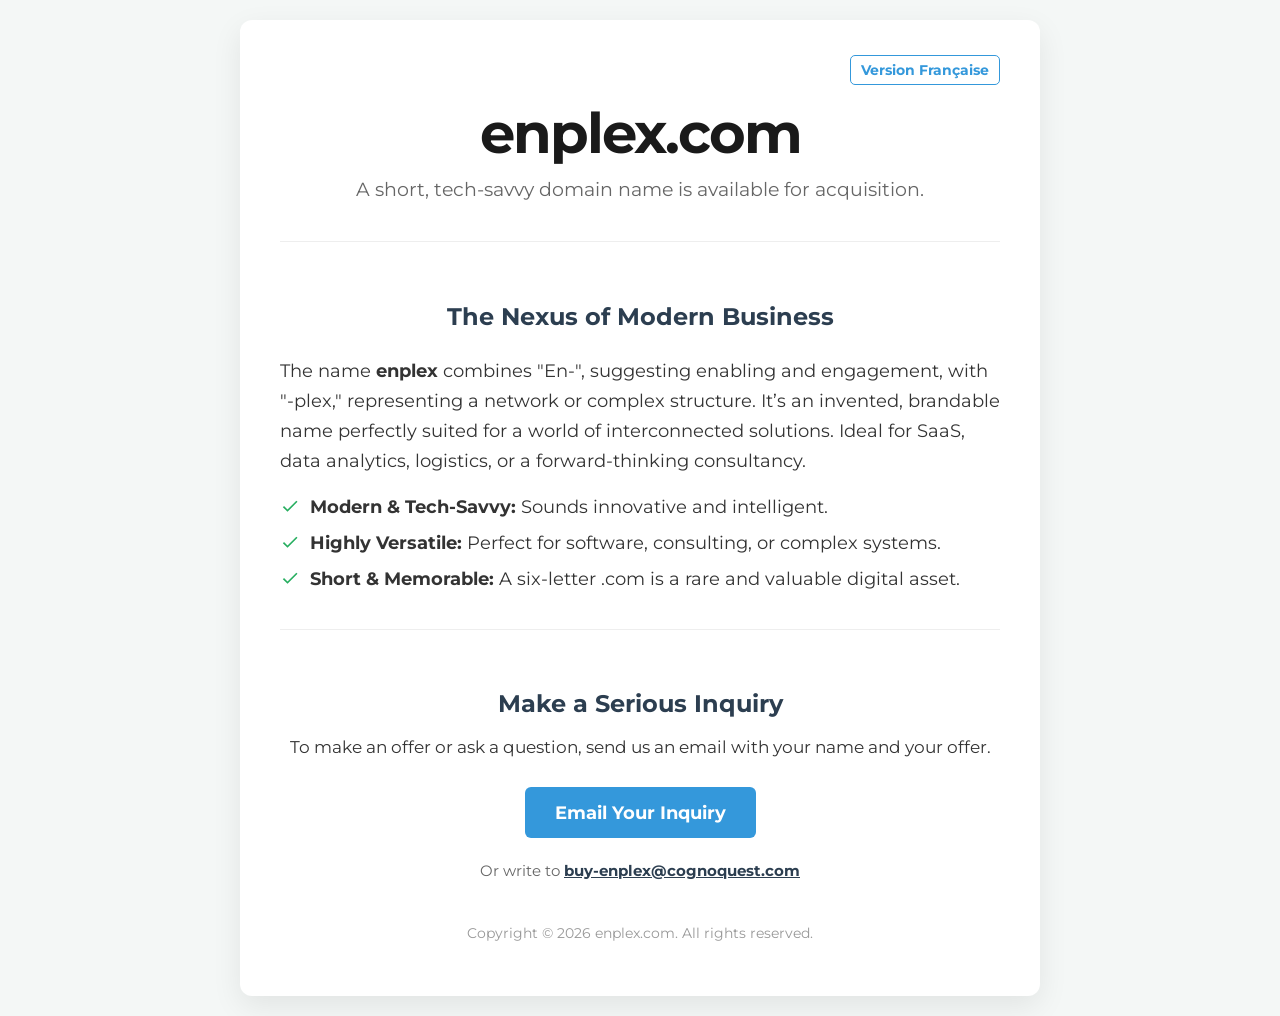
<file: index.html>
<!DOCTYPE html>
<html lang="en">
<head>
    <meta charset="UTF-8">
    <meta name="viewport" content="width=device-width, initial-scale=1.0">
    <title>enplex.com - A Future-Forward Domain for Sale</title>
    <meta name="description" content="A short, tech-savvy domain name is available for acquisition.">
    <link rel="alternate" hreflang="en" href="index.html">
    <link rel="alternate" hreflang="fr" href="fr.html">
    <link rel="stylesheet" href="style.css">
    <link rel="preconnect" href="https://fonts.googleapis.com">
    <link rel="preconnect" href="https://fonts.gstatic.com" crossorigin>
    <link href="https://fonts.googleapis.com/css2?family=Montserrat:wght@400;700&display=swap" rel="stylesheet">
</head>
<body>
    <div class="container">
        <nav class="lang-nav">
            <a href="fr.html" lang="fr" hreflang="fr">Version Française</a>
        </nav>
        <header>
            <h1>enplex.com</h1>
            <p class="tagline">A short, tech-savvy domain name is available for acquisition.</p>
        </header>

        <main>
            <div class="value-proposition">
                <h2>The Nexus of Modern Business</h2>
                <p>The name <strong>enplex</strong> combines "En-", suggesting enabling and engagement, with "-plex," representing a network or complex structure. It’s an invented, brandable name perfectly suited for a world of interconnected solutions. Ideal for SaaS, data analytics, logistics, or a forward-thinking consultancy.</p>
                <ul>
                    <li><strong>Modern &amp; Tech-Savvy:</strong> Sounds innovative and intelligent.</li>
                    <li><strong>Highly Versatile:</strong> Perfect for software, consulting, or complex systems.</li>
                    <li><strong>Short &amp; Memorable:</strong> A six-letter .com is a rare and valuable digital asset.</li>
                </ul>
            </div>

            <div class="contact">
                <h2>Make a Serious Inquiry</h2>
                <p>To make an offer or ask a question, send us an email with your name and your offer.</p>
                <a class="email-btn" id="email-btn" href="#email-alt">Email Your Inquiry</a>
                <p class="email-alt" id="email-alt">Or write to <a id="email-link">buy-enplex [at] cognoquest [dot] com</a></p>
            </div>
        </main>

        <footer>
            <p>Copyright &copy; <span class="year">2026</span> enplex.com. All rights reserved.</p>
        </footer>
    </div>
    <script>
    // The address is put together here, after the page loads, so it never
    // appears in the page source where simple spam bots look for addresses.
    (function () {
        var addr = 'buy-enplex' + '@' + 'cognoquest' + '.' + 'com';
        var subject = encodeURIComponent('Inquiry for enplex.com');
        var body = encodeURIComponent('Name: \r\n\r\nOffer / Message: \r\n');
        document.getElementById('email-btn').href = 'mailto:' + addr + '?subject=' + subject + '&body=' + body;
        var link = document.getElementById('email-link');
        link.href = 'mailto:' + addr + '?subject=' + subject;
        link.textContent = addr;
        document.querySelector('.year').textContent = new Date().getFullYear();
    })();
    </script>
</body>
</html>
</file>
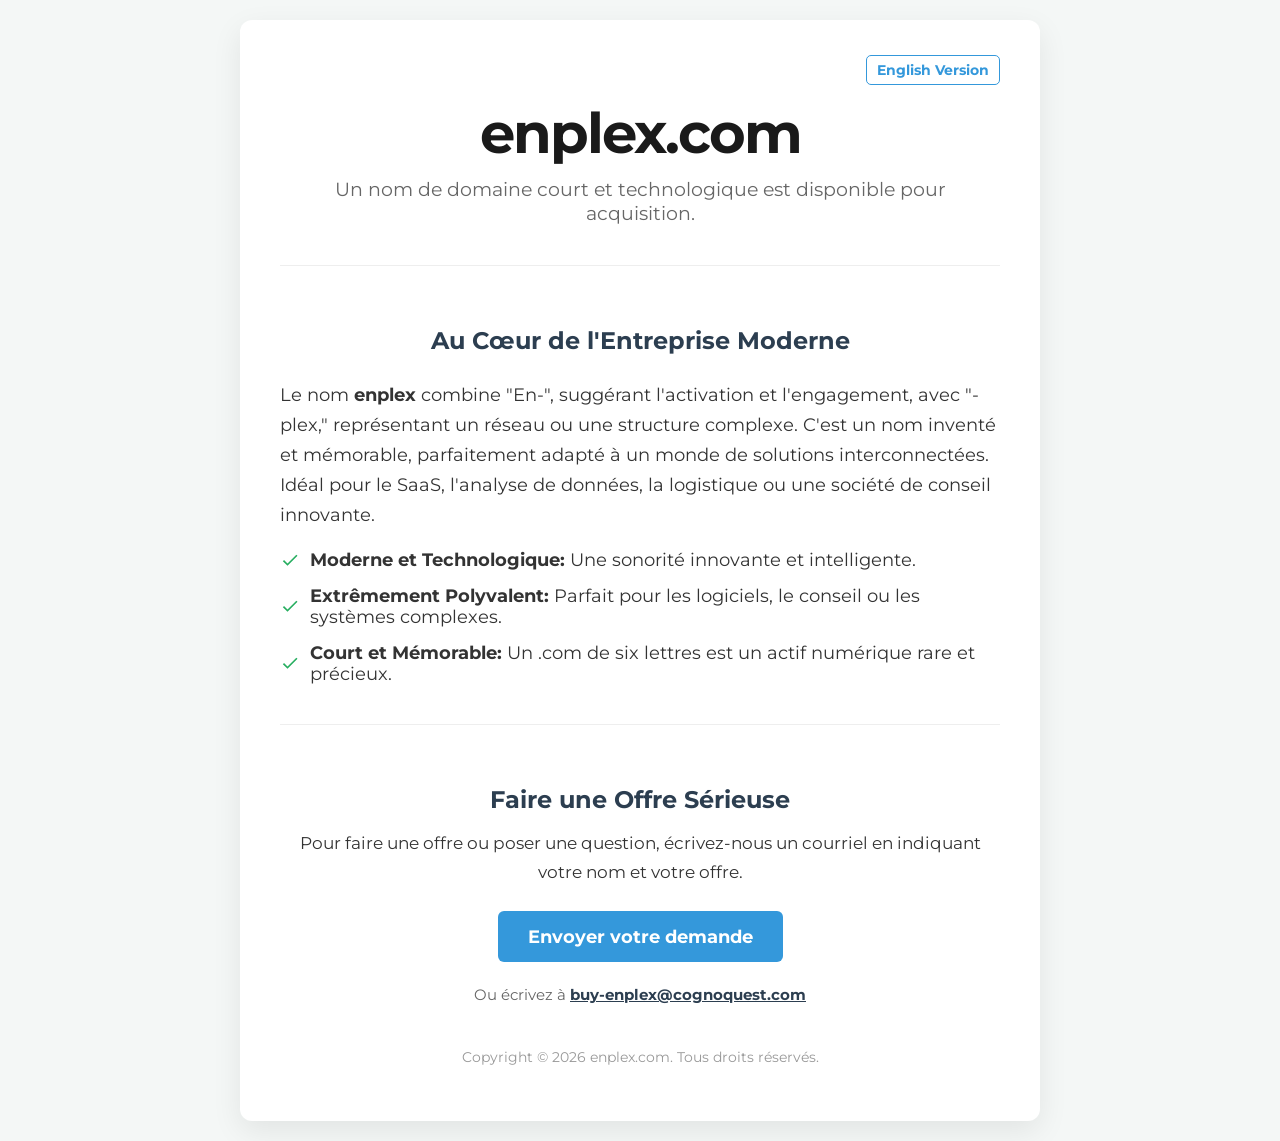
<file: fr.html>
<!DOCTYPE html>
<html lang="fr">
<head>
    <meta charset="UTF-8">
    <meta name="viewport" content="width=device-width, initial-scale=1.0">
    <title>enplex.com - Domaine d'Avenir à Vendre</title>
    <meta name="description" content="Un nom de domaine court et technologique est disponible pour acquisition.">
    <link rel="alternate" hreflang="en" href="index.html">
    <link rel="alternate" hreflang="fr" href="fr.html">
    <link rel="stylesheet" href="style.css">
    <link rel="preconnect" href="https://fonts.googleapis.com">
    <link rel="preconnect" href="https://fonts.gstatic.com" crossorigin>
    <link href="https://fonts.googleapis.com/css2?family=Montserrat:wght@400;700&display=swap" rel="stylesheet">
</head>
<body>
    <div class="container">
        <nav class="lang-nav">
            <a href="index.html" lang="en" hreflang="en">English Version</a>
        </nav>
        <header>
            <h1>enplex.com</h1>
            <p class="tagline">Un nom de domaine court et technologique est disponible pour acquisition.</p>
        </header>

        <main>
            <div class="value-proposition">
                <h2>Au Cœur de l'Entreprise Moderne</h2>
                <p>Le nom <strong>enplex</strong> combine "En-", suggérant l'activation et l'engagement, avec "-plex," représentant un réseau ou une structure complexe. C'est un nom inventé et mémorable, parfaitement adapté à un monde de solutions interconnectées. Idéal pour le SaaS, l'analyse de données, la logistique ou une société de conseil innovante.</p>
                <ul>
                    <li><strong>Moderne et Technologique:</strong> Une sonorité innovante et intelligente.</li>
                    <li><strong>Extrêmement Polyvalent:</strong> Parfait pour les logiciels, le conseil ou les systèmes complexes.</li>
                    <li><strong>Court et Mémorable:</strong> Un .com de six lettres est un actif numérique rare et précieux.</li>
                </ul>
            </div>

            <div class="contact">
                <h2>Faire une Offre Sérieuse</h2>
                <p>Pour faire une offre ou poser une question, écrivez-nous un courriel en indiquant votre nom et votre offre.</p>
                <a class="email-btn" id="email-btn" href="#email-alt">Envoyer votre demande</a>
                <p class="email-alt" id="email-alt">Ou écrivez à <a id="email-link">buy-enplex [arobase] cognoquest [point] com</a></p>
            </div>
        </main>

        <footer>
            <p>Copyright &copy; <span class="year">2026</span> enplex.com. Tous droits réservés.</p>
        </footer>
    </div>
    <script>
    // The address is put together here, after the page loads, so it never
    // appears in the page source where simple spam bots look for addresses.
    (function () {
        var addr = 'buy-enplex' + '@' + 'cognoquest' + '.' + 'com';
        var subject = encodeURIComponent('Demande pour enplex.com');
        var body = encodeURIComponent('Nom : \r\n\r\nOffre / Message : \r\n');
        document.getElementById('email-btn').href = 'mailto:' + addr + '?subject=' + subject + '&body=' + body;
        var link = document.getElementById('email-link');
        link.href = 'mailto:' + addr + '?subject=' + subject;
        link.textContent = addr;
        document.querySelector('.year').textContent = new Date().getFullYear();
    })();
    </script>
</body>
</html>
</file>
<file: style.css>
/* General Body Styles */
body {
    font-family: 'Montserrat', 'Helvetica', 'Arial', sans-serif;
    background-color: #f4f7f6;
    color: #333;
    margin: 0;
    padding: 20px;
    display: flex;
    justify-content: center;
    align-items: center;
    min-height: 100vh;
    box-sizing: border-box;
}

/* Main Container */
.container {
    max-width: 800px;
    width: 100%;
    background-color: #ffffff;
    padding: 40px;
    border-radius: 12px;
    box-shadow: 0 10px 30px rgba(0, 0, 0, 0.08);
    text-align: center;
    box-sizing: border-box;
}

/* Header */
header h1 {
    font-size: 3.5em;
    font-weight: 700;
    margin: 0;
    color: #1a1a1a;
    letter-spacing: -2px;
}

.tagline {
    font-size: 1.2em;
    color: #666;
    margin-top: 10px;
    margin-bottom: 40px;
}

/* Value Proposition Section */
.value-proposition {
    text-align: left;
    margin-bottom: 40px;
    border-top: 1px solid #eee;
    padding-top: 40px;
}

.value-proposition h2 {
    text-align: center;
    margin-bottom: 25px;
    color: #2c3e50;
}

.value-proposition p {
    line-height: 1.7;
    font-size: 1.1em;
}

.value-proposition ul {
    list-style-type: none;
    padding: 0;
    margin-top: 20px;
}

.value-proposition li {
    background: url('data:image/svg+xml;charset=UTF-8,<svg xmlns="http://www.w3.org/2000/svg" viewBox="0 0 24 24" fill="%2327ae60"><path d="M0 0h24v24H0z" fill="none"/><path d="M9 16.17L4.83 12l-1.42 1.41L9 19 21 7l-1.41-1.41z"/></svg>') no-repeat left center;
    background-size: 20px;
    padding-left: 30px;
    margin-bottom: 15px;
    font-size: 1.1em;
}

/* Inquiry section (email button replaces the old PHP form) */
.contact {
    border-top: 1px solid #eee;
    padding-top: 40px;
}

.contact h2 {
    margin-bottom: 15px;
    color: #2c3e50;
}

.contact p {
    line-height: 1.7;
    font-size: 1.05em;
    margin: 0 0 25px;
}

.email-btn {
    display: inline-block;
    background-color: #3498db;
    color: white;
    padding: 15px 30px;
    border-radius: 6px;
    font-size: 1.1em;
    font-weight: bold;
    text-decoration: none;
    transition: background-color 0.3s ease;
}

.email-btn:hover {
    background-color: #2980b9;
}

.email-btn:focus-visible,
.lang-nav a:focus-visible {
    outline: 3px solid #2c3e50;
    outline-offset: 3px;
}

.contact .email-alt {
    margin: 20px 0 0;
    font-size: 0.95em;
    color: #666;
}

.email-alt a {
    color: #2c3e50;
    font-weight: bold;
    word-break: break-all;
}

/* Footer */
footer {
    margin-top: 40px;
    font-size: 0.9em;
    color: #999;
}

/* Responsive Design */
@media (max-width: 600px) {
    .container {
        padding: 20px;
    }
    header h1 {
        font-size: 2.5em;
    }
}

/* Language Switcher Navigation */
.lang-nav {
    text-align: right;
    margin-bottom: 20px;
}

.lang-nav a {
    text-decoration: none;
    color: #3498db;
    font-weight: bold;
    font-size: 0.9em;
    padding: 5px 10px;
    border: 1px solid #3498db;
    border-radius: 5px;
    transition: all 0.3s ease;
}

.lang-nav a:hover {
    background-color: #3498db;
    color: #ffffff;
}
</file>
